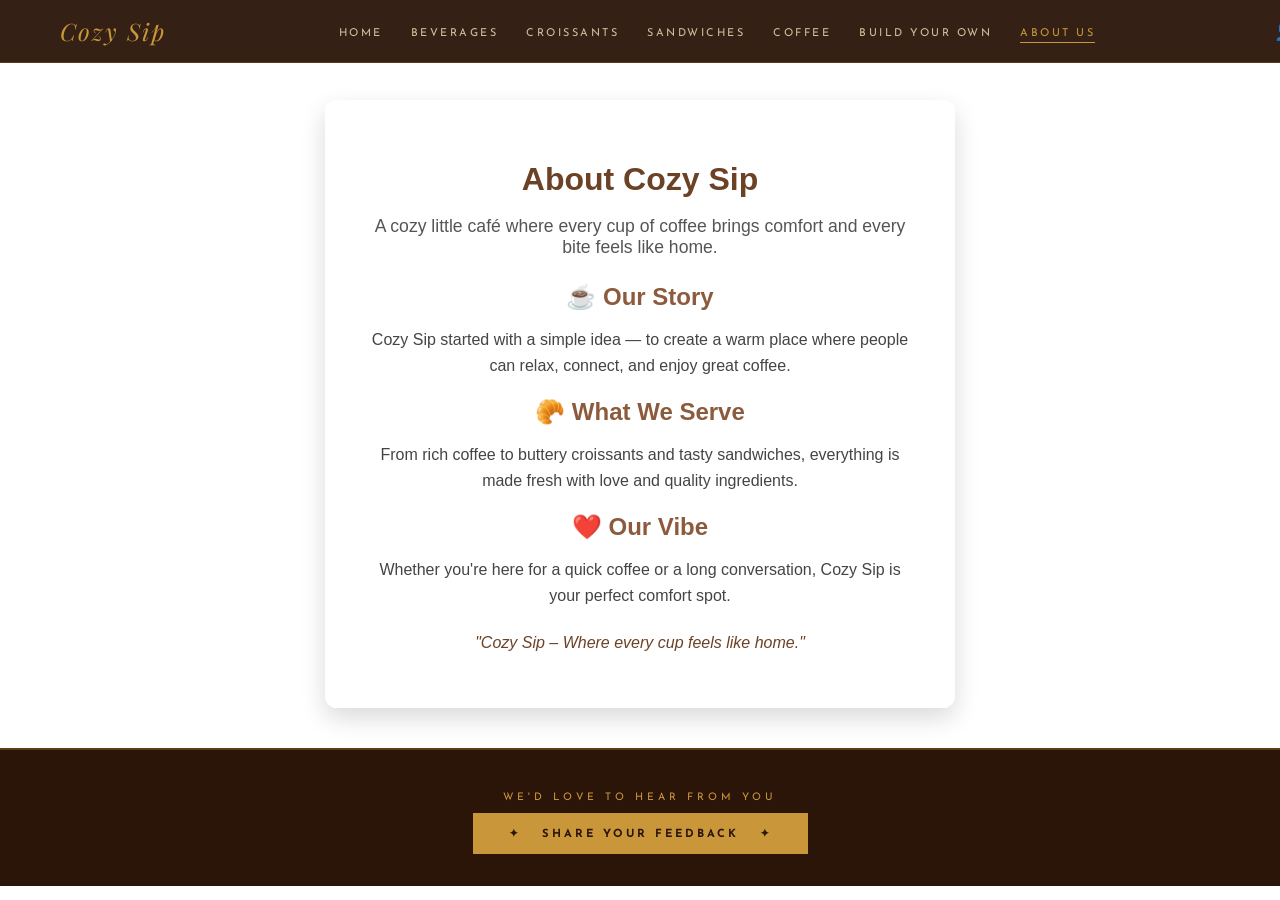
<file: about.html>
<!DOCTYPE html>
<html lang="en">
<head>
  <title>About Cozy Sip</title>

  <link href="https://fonts.googleapis.com/css2?family=Playfair+Display:ital,wght@0,400;0,700;0,900;1,400;1,700&family=Cormorant+Garamond:ital,wght@0,300;0,400;0,600;1,300;1,400&family=Josefin+Sans:wght@100;300;400&display=swap" rel="stylesheet"/>

  <!-- CSS LINK -->
  <link rel="stylesheet" href="about.css">
</head>

<body>

  <nav id="navbar">
    <a href="index.html" class="nav-logo">Cozy Sip</a>

    <ul class="nav-links">
      <li><a href="index.html">Home</a></li>
      <li><a href="beverages.html">Beverages</a></li>
      <li><a href="croissants.html">Croissants</a></li>
      <li><a href="sandwiches.html">Sandwiches</a></li>
      <li><a href="coffee.html">Coffee</a></li>
      <li><a href="build.html">Build Your Own</a></li>
      <li><a href="about.html" class="active">About Us</a></li>
    </ul>

    <div class="nav-actions">
      <a href="login.html" class="nav-icon-btn" title="Login">
        👤<span class="tip">Login</span>
      </a>
      <button class="nav-icon-btn" onclick="showReserveModal()" title="Reserve a Table">
        🪑<span class="tip">Reserve</span>
      </button>
    </div>
  </nav>

  <div class="about-container">
    <h1>About Cozy Sip</h1>

    <p class="intro">
      A cozy little café where every cup of coffee brings comfort
      and every bite feels like home.
    </p>

    <div class="about-section">
      <h2>☕ Our Story</h2>
      <p>
        Cozy Sip started with a simple idea — to create a warm place where
        people can relax, connect, and enjoy great coffee.
      </p>
    </div>

    <div class="about-section">
      <h2>🥐 What We Serve</h2>
      <p>
        From rich coffee to buttery croissants and tasty sandwiches,
        everything is made fresh with love and quality ingredients.
      </p>
    </div>

    <div class="about-section">
      <h2>❤️ Our Vibe</h2>
      <p>
        Whether you're here for a quick coffee or a long conversation,
        Cozy Sip is your perfect comfort spot.
      </p>
    </div>

    <p class="tagline">
      "Cozy Sip – Where every cup feels like home."
    </p>
  </div>

  <!-- FEEDBACK BANNER -->
  <div style="background:#2b1509;
  border-top:2px solid rgba(201,151,58,.3);
  padding:32px 40px;
  text-align:center;">
    <p style="font-family:'Josefin Sans',sans-serif;
    font-size:.65rem;letter-spacing:4px;
    text-transform:uppercase;
    color:#c9973a;
    margin-bottom:10px;">We'd Love to Hear From You</p>
    <a href="feedback.html" style="display:inline-block;
    font-family:'Josefin Sans',sans-serif;
    font-size:.7rem;
    letter-spacing:3px;
    text-transform:uppercase;
    background:#c9973a;color:#2b1509;
    padding:14px 36px;text-decoration:none;
    font-weight:700;transition:background .3s;">✦ &nbsp; Share Your Feedback &nbsp; ✦</a>
  </div>
  
  <script src="about.js"></script>

</body>
</html>
</file>
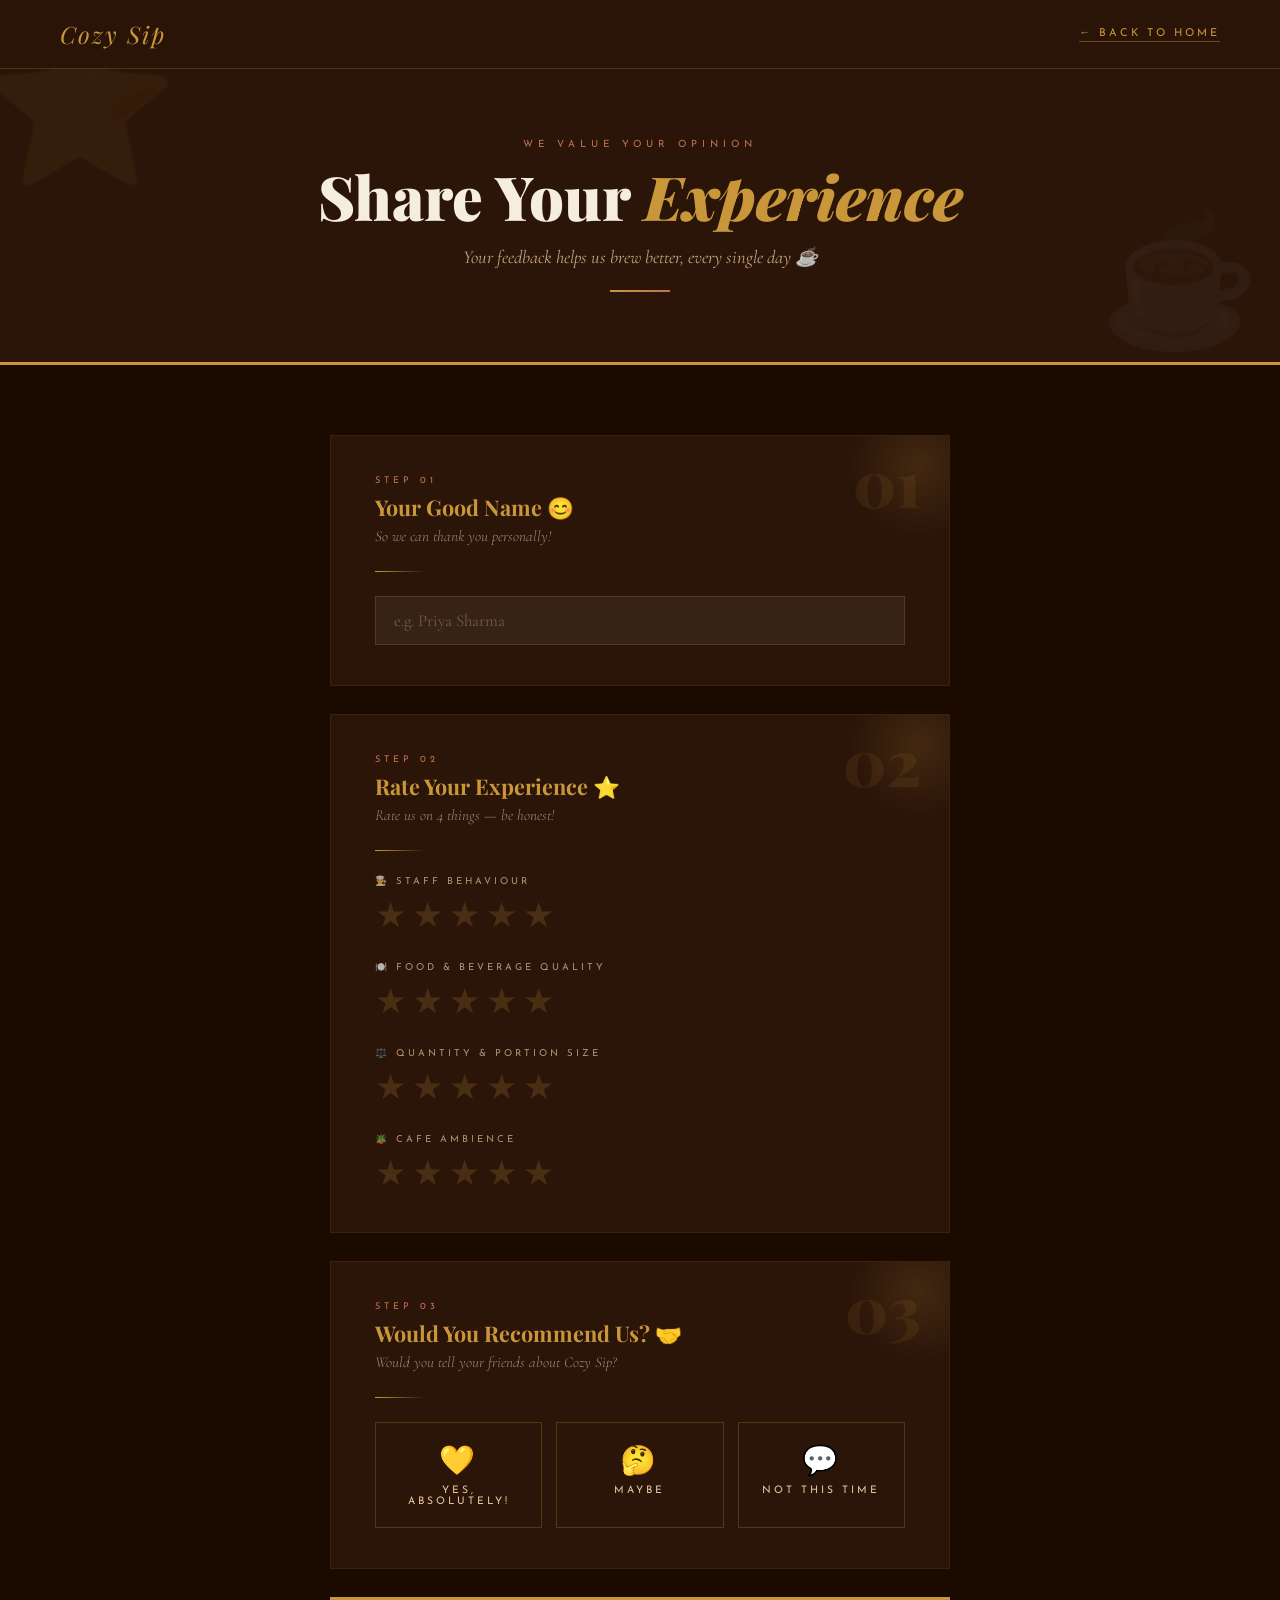
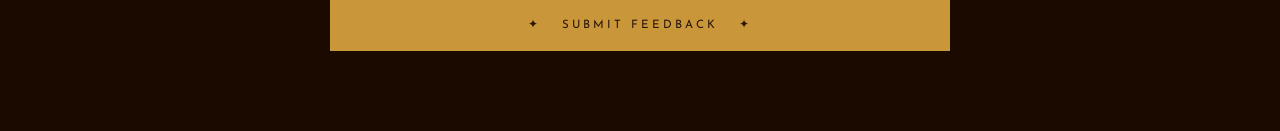
<file: feedback.html>
<!DOCTYPE html>
<html lang="en">
<head>
  <meta charset="UTF-8"/>
  <meta name="viewport" content="width=device-width, initial-scale=1.0"/>
  <title>Cozy Sip — Feedback</title>
  <link href="https://fonts.googleapis.com/css2?family=Playfair+Display:ital,wght@0,400;0,700;0,900;1,400&family=Cormorant+Garamond:ital,wght@0,300;0,400;0,600&family=Josefin+Sans:wght@100;300;400&display=swap" rel="stylesheet"/>
  <link rel="stylesheet" href="feedback.css">
</head>
<body>

  <!-- NAVBAR -->
  <nav>
    <a href="index.html" class="nav-logo">Cozy Sip</a>
    <a href="index.html" class="nav-back">← Back to Home</a>
  </nav>

  <!-- HERO -->
  <div class="page-hero">
    <span class="page-tag">We Value Your Opinion</span>
    <h1 class="page-title">Share Your <em>Experience</em></h1>
    <p class="page-subtitle">Your feedback helps us brew better, every single day ☕</p>
    <div class="hero-line"></div>
  </div>

  <!-- FORM -->
  <div class="main-wrap">

    <!-- CARD 1 — Name -->
    <div class="card">
      <span class="card-num">01</span>
      <span class="card-tag">Step 01</span>
      <div class="card-title">Your Good Name 😊</div>
      <p class="card-desc">So we can thank you personally!</p>
      <div class="card-divider"></div>
      <input class="text-input" type="text" id="visitorName" placeholder="e.g. Priya Sharma"/>
    </div>

    <!-- CARD 2 — Star Ratings -->
    <div class="card">
      <span class="card-num">02</span>
      <span class="card-tag">Step 02</span>
      <div class="card-title">Rate Your Experience ⭐</div>
      <p class="card-desc">Rate us on 4 things — be honest!</p>
      <div class="card-divider"></div>

      <div class="rating-row">
        <span class="rating-label">👨‍🍳 Staff Behaviour</span>
        <div class="stars-wrap">
          <input type="radio" name="staff" id="st5" value="5"><label for="st5">★</label>
          <input type="radio" name="staff" id="st4" value="4"><label for="st4">★</label>
          <input type="radio" name="staff" id="st3" value="3"><label for="st3">★</label>
          <input type="radio" name="staff" id="st2" value="2"><label for="st2">★</label>
          <input type="radio" name="staff" id="st1" value="1"><label for="st1">★</label>
        </div>
      </div>

      <div class="rating-row">
        <span class="rating-label">🍽️ Food & Beverage Quality</span>
        <div class="stars-wrap">
          <input type="radio" name="quality" id="q5" value="5"><label for="q5">★</label>
          <input type="radio" name="quality" id="q4" value="4"><label for="q4">★</label>
          <input type="radio" name="quality" id="q3" value="3"><label for="q3">★</label>
          <input type="radio" name="quality" id="q2" value="2"><label for="q2">★</label>
          <input type="radio" name="quality" id="q1" value="1"><label for="q1">★</label>
        </div>
      </div>

      <div class="rating-row">
        <span class="rating-label">⚖️ Quantity & Portion Size</span>
        <div class="stars-wrap">
          <input type="radio" name="quantity" id="qty5" value="5"><label for="qty5">★</label>
          <input type="radio" name="quantity" id="qty4" value="4"><label for="qty4">★</label>
          <input type="radio" name="quantity" id="qty3" value="3"><label for="qty3">★</label>
          <input type="radio" name="quantity" id="qty2" value="2"><label for="qty2">★</label>
          <input type="radio" name="quantity" id="qty1" value="1"><label for="qty1">★</label>
        </div>
      </div>

      <div class="rating-row">
        <span class="rating-label">🪴 Cafe Ambience</span>
        <div class="stars-wrap">
          <input type="radio" name="ambience" id="a5" value="5"><label for="a5">★</label>
          <input type="radio" name="ambience" id="a4" value="4"><label for="a4">★</label>
          <input type="radio" name="ambience" id="a3" value="3"><label for="a3">★</label>
          <input type="radio" name="ambience" id="a2" value="2"><label for="a2">★</label>
          <input type="radio" name="ambience" id="a1" value="1"><label for="a1">★</label>
        </div>
      </div>
    </div>

    <!-- CARD 3 — Recommend -->
    <div class="card">
      <span class="card-num">03</span>
      <span class="card-tag">Step 03</span>
      <div class="card-title">Would You Recommend Us? 🤝</div>
      <p class="card-desc">Would you tell your friends about Cozy Sip?</p>
      <div class="card-divider"></div>
      <div class="yesno-wrap">
        <input type="radio" class="yn" name="recommend" id="recYes" value="Yes — Absolutely!">
        <label class="yesno-label" for="recYes">
          <span class="yesno-icon">💛</span>Yes, Absolutely!
        </label>
        <input type="radio" class="yn" name="recommend" id="recMaybe" value="Maybe">
        <label class="yesno-label" for="recMaybe">
          <span class="yesno-icon">🤔</span>Maybe
        </label>
        <input type="radio" class="yn" name="recommend" id="recNo" value="Not This Time">
        <label class="yesno-label" for="recNo">
          <span class="yesno-icon">💬</span>Not This Time
        </label>
      </div>
    </div>

    <!-- SUBMIT -->
    <button type="button" class="submit-btn" id="submitBtn">✦ &nbsp; Submit Feedback &nbsp; ✦</button>

  </div>

  <!-- SUCCESS OVERLAY -->
  <div id="success-overlay" style="display:none;position:fixed;inset:0;background:rgba(43,21,9,0.92);z-index:9999;display:none;align-items:center;justify-content:center;">
    <div style="text-align:center;padding:50px 40px;max-width:420px;">
      <div style="font-size:4rem;margin-bottom:20px;">☕</div>
      <div style="font-family:'Playfair Display',serif;font-size:2rem;color:#c9973a;margin-bottom:12px;">Thank You!</div>
      <p style="font-family:'Cormorant Garamond',serif;font-size:1.1rem;color:#f5ede0;opacity:.8;font-style:italic;margin-bottom:30px;">Your review means the world to us.<br>We'll keep brewing better, just for you!</p>
      <a href="index.html" style="display:inline-block;font-family:'Josefin Sans',sans-serif;font-size:.7rem;letter-spacing:3px;text-transform:uppercase;background:#c9973a;color:#2b1509;padding:14px 36px;text-decoration:none;font-weight:700;">Back to Home</a>
    </div>
  </div>

  <script>
    document.getElementById('submitBtn').addEventListener('click', function() {
      const name = document.getElementById('visitorName').value.trim();
      if (!name) {
        alert('Please enter your name before submitting!');
        document.getElementById('visitorName').focus();
        return;
      }
      // Save to localStorage
      const feedback = {
        name,
        staff:    document.querySelector('input[name="staff"]:checked')?.value || null,
        quality:  document.querySelector('input[name="quality"]:checked')?.value || null,
        quantity: document.querySelector('input[name="quantity"]:checked')?.value || null,
        ambience: document.querySelector('input[name="ambience"]:checked')?.value || null,
        recommend:document.querySelector('input[name="recommend"]:checked')?.value || null,
        at: new Date().toISOString()
      };
      const all = JSON.parse(localStorage.getItem('cozy_feedback') || '[]');
      all.push(feedback);
      localStorage.setItem('cozy_feedback', JSON.stringify(all));

      // Show success overlay
      const overlay = document.getElementById('success-overlay');
      overlay.style.display = 'flex';
    });
  </script>

</body>
</html>
</file>
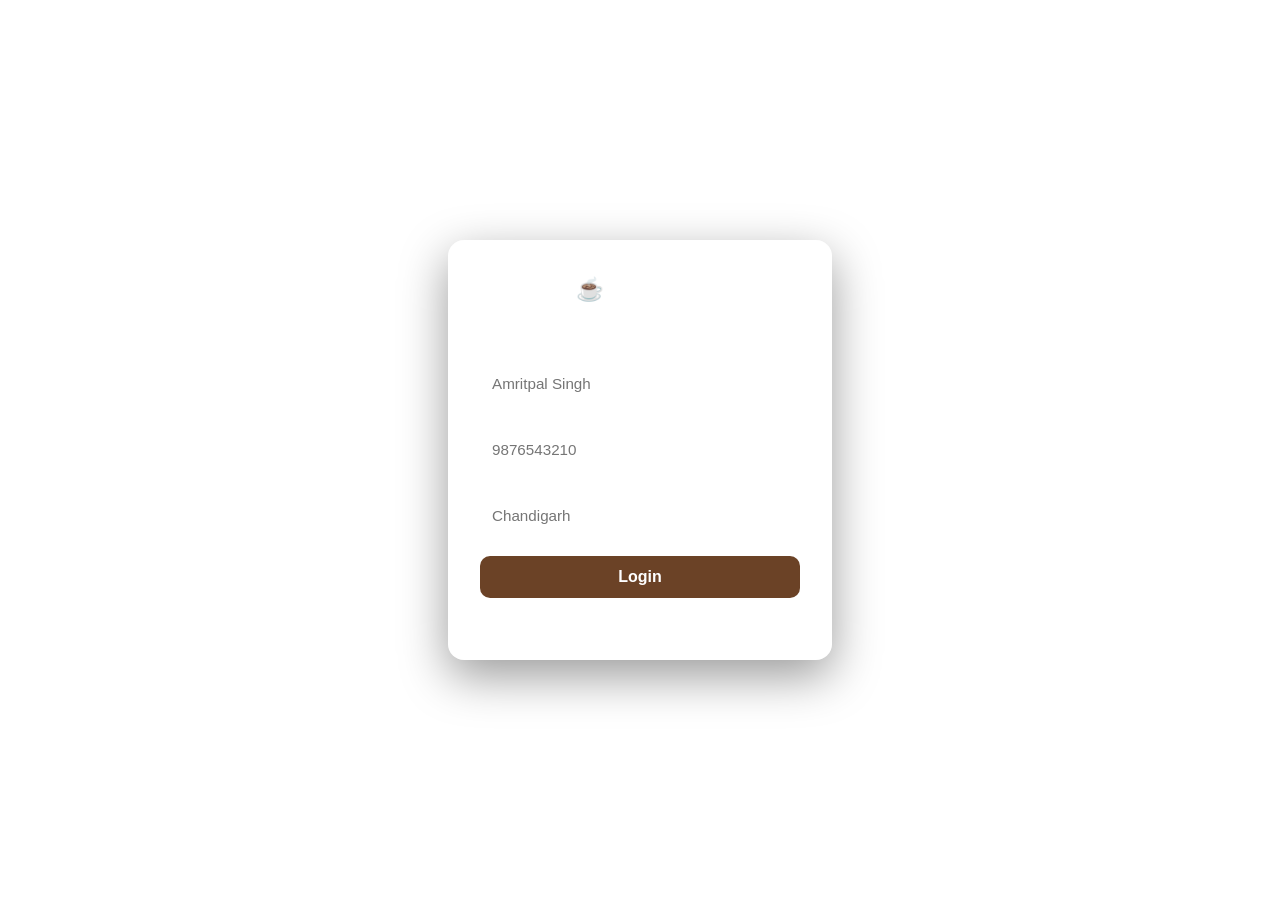
<file: login.html>
<!DOCTYPE html>
<html lang="en">
<head>
  <meta charset="UTF-8">
  <title>Login — Cozy Sip</title>
  <style>
    video {
      position: fixed; top: 0; left: 0;
      width: 100%; height: 100%;
      object-fit: cover; z-index: -1;
    }
    body { margin: 0; font-family: 'Segoe UI', sans-serif; }
    .container { display:flex; justify-content:center; align-items:center; height:100vh; }
    .login-box {
      background: rgba(255,255,255,0.18); backdrop-filter:blur(12px);
      padding:36px 32px; border-radius:16px; color:white; text-align:center;
      width:320px; box-shadow:0 16px 48px rgba(0,0,0,0.4);
      animation: fadeUp 0.6s ease;
    }
    .login-box h2 { margin:0 0 6px; font-size:1.4rem; }
    .login-box p.sub { margin:0 0 22px; font-size:.85rem; opacity:.85; }
    label { display:block; text-align:left; font-size:.8rem; margin:10px 0 4px; opacity:.9; }
    input {
      width:100%; padding:10px 12px; border:none; border-radius:8px;
      box-sizing:border-box; font-size:.95rem;
    }
    .error-msg { color:#ffb3b3; font-size:.82rem; text-align:left; display:none; margin-top:6px; }
    button.login-btn {
      margin-top:22px; width:100%; padding:12px; background:#6b4226;
      border:none; color:white; border-radius:10px; cursor:pointer;
      font-size:1rem; font-weight:600; transition:background .2s;
    }
    button.login-btn:hover { background:#a67c3d; }
    .info-text { margin-top:12px; font-size:.75rem; opacity:.65; }
    @keyframes fadeUp {
      from { opacity:0; transform:translateY(20px); }
      to   { opacity:1; transform:translateY(0); }
    }
  </style>
</head>
<body>
  <video autoplay muted loop>
    <source src="https://www.pexels.com/download/video/4786588/" type="video/mp4">
  </video>

  <div class="container">
    <div class="login-box">
      <h2>☕ Cozy Sip</h2>
      <p class="sub">Sign in to reserve your table</p>

      <label for="name">Full Name *</label>
      <input type="text" id="name" placeholder="Amritpal Singh">

      <label for="mobile">Mobile Number *</label>
      <input type="text" id="mobile" placeholder="9876543210" maxlength="10">

      <label for="city">City *</label>
      <input type="text" id="city" placeholder="Chandigarh">

      <div class="error-msg" id="error-msg"></div>

      <button class="login-btn" onclick="login()">Login</button>
      <div class="info-text" id="info-text"></div>
      <div class="info-text" id="browser-info"></div>
    </div>
  </div>

  <script>
    /* ─── BOM: navigator info ─── */
    document.getElementById("browser-info").textContent =
      "Browser: " + navigator.appCodeName + " | Online: " + navigator.onLine;

    /* ─── localStorage: returning user ─── */
    const lastUser   = localStorage.getItem("cozy_last_user");
    const visitCount = parseInt(localStorage.getItem("cozy_visit_count") || "0");
    if (lastUser) {
      document.getElementById("name").value = lastUser;
      document.getElementById("info-text").textContent =
        "Welcome back, " + lastUser + "! Visit #" + visitCount;
    }

    /* ─── BOM: setInterval — live title clock ─── */
    const clock = setInterval(() => {
      document.title = "☕ Cozy Sip — " + new Date().toLocaleTimeString();
    }, 1000);
    window.addEventListener("beforeunload", () => clearInterval(clock));

    /* ─── DOM: Enter key submits (addEventListener) ─── */
    document.addEventListener("keydown", (e) => { if (e.key === "Enter") login(); });

    /* ─── Form Validation + Destructuring + JSON + localStorage ─── */
    function login() {
      // Object destructuring
      const { name, mobile, city } = {
        name:   document.getElementById("name").value.trim(),
        mobile: document.getElementById("mobile").value.trim(),
        city:   document.getElementById("city").value.trim()
      };
      const errorEl = document.getElementById("error-msg");

      // Validation
      if (!name)                        return showErr(errorEl, "⚠️ Name cannot be empty.");
      if (!/^\d{10}$/.test(mobile))     return showErr(errorEl, "⚠️ Mobile must be 10 digits.");
      if (!city)                        return showErr(errorEl, "⚠️ City cannot be empty.");
      errorEl.style.display = "none";

      /* JSON Handling */
      const userObj  = { name, mobile, city, loginTime: new Date().toISOString() };
      const userJSON = JSON.stringify(userObj);          // stringify
      const parsed   = JSON.parse(userJSON);             // parse
      console.log("User JSON:", userJSON);
      console.log("Parsed:", parsed.name, parsed.loginTime);

      /* Shallow vs Deep Copy */
      const original  = { name, prefs: { theme: "light" } };
      const shallow   = { ...original };                         // shallow
      const deep      = JSON.parse(JSON.stringify(original));    // deep
      shallow.prefs.theme = "dark";
      console.log("Shallow copy — original prefs changed?", original.prefs.theme); // "dark"
      deep.prefs.theme = "dark";
      // original.prefs unaffected by deepCopy change

      /* Array Destructuring */
      const [first, ...others] = ["Espresso", "Croissant", "Sandwich"];
      console.log("First item:", first, "| Others:", others);

      /* localStorage — save user & login history */
      localStorage.setItem("cozy_last_user", parsed.name);
      localStorage.setItem("cozy_user_city",  parsed.city);
      const history = JSON.parse(localStorage.getItem("cozy_login_history") || "[]");
      history.push(parsed);
      localStorage.setItem("cozy_login_history", JSON.stringify(history));
      console.log("Total logins recorded:", history.length);

      /* BOM: alert + setTimeout + location redirect */
      alert("Welcome " + name + " from " + city + "! ☕");
      setTimeout(() => { window.location.href = "index.html"; }, 300);
    }

    function showErr(el, msg) {
      el.textContent = msg;
      el.style.display = "block";
    }
  </script>
</body>
</html>
</file>
<file: about.css>
:root {
  --gold: #c9973a;
  --cream: #f5e6d3;
  --warm: #e6d3b3;
  --espresso: #2b1509;
  --blush: #e8c4a2;
}

body {
  margin: 0;
  font-family: 'Segoe UI', Tahoma, Geneva, Verdana, sans-serif;
  background-image: url('https://img.freepik.com/premium-photo/cup-hot-coffee-latte-table-cafe-with-shallow-depth-field_258743-129.jpg');
  background-size: cover;
  background-position: center;
  background-attachment: fixed;
}

/* NAVBAR*/
nav {
  position: fixed;
  top: 0; left: 0;
  width: 100%;
  z-index: 1000;
  padding: 14px 60px;
  display: flex;
  align-items: center;
  justify-content: space-between;
  background: rgba(43,21,9,0.95);
  backdrop-filter: blur(18px);
  border-bottom: 1px solid rgba(201,151,58,.25);
}

.nav-logo {
  font-family: 'Playfair Display', serif;
  font-size: 1.5rem;
  color: var(--gold);
  text-decoration: none;
  font-style: italic;
  letter-spacing: 2px;
  flex-shrink: 0;
}

.nav-links {
  display: flex;
  gap: 28px;
  list-style: none;
  margin: 0; padding: 0;
}

.nav-links a {
  font-family: 'Josefin Sans', sans-serif;
  font-size: .68rem;
  letter-spacing: 2.5px;
  text-transform: uppercase;
  color: rgba(240,217,181,0.85);
  text-decoration: none;
  position: relative;
  transition: color .3s;
}

.nav-links a::after {
  content: '';
  position: absolute;
  bottom: -4px; left: 0;
  width: 0; height: 1px;
  background: var(--gold);
  transition: width .35s;
}

.nav-links a:hover,
.nav-links a.active { color: var(--gold); }

.nav-links a:hover::after,
.nav-links a.active::after { width: 100%; }

.nav-actions {
  display: flex;
  align-items: center;
  gap: 4px;
  flex-shrink: 0;
}

.nav-icon-btn {
  background: none;
  border: none;
  cursor: pointer;
  color: var(--gold);
  font-size: 1.1rem;
  width: 34px; height: 34px;
  display: flex;
  align-items: center;
  justify-content: center;
  border-radius: 50%;
  transition: background .2s;
  position: relative;
  text-decoration: none;
}

.nav-icon-btn:hover { background: rgba(201,151,58,0.18); }

.nav-icon-btn .tip {
  position: absolute;
  bottom: -30px; left: 50%;
  transform: translateX(-50%);
  background: rgba(43,21,9,.95);
  color: var(--cream);
  font-family: 'Josefin Sans', sans-serif;
  font-size: .58rem;
  letter-spacing: 1.5px;
  text-transform: uppercase;
  padding: 3px 8px;
  border-radius: 4px;
  white-space: nowrap;
  opacity: 0;
  pointer-events: none;
  transition: opacity .2s;
  z-index: 999;
}

.nav-icon-btn:hover .tip { opacity: 1; }

/* ABOUT SECTION */
.about-container {
  max-width: 550px;
  margin: 100px auto 40px;
  padding: 40px;
  background: rgba(255,255,255,0.95);
  border-radius: 12px;
  box-shadow: 0 10px 25px rgba(0,0,0,0.15);
  text-align: center;
}

h1 {
  color: #6b4226;
  margin-bottom: 10px;
}

.intro {
  font-size: 1.1rem;
  color: #555;
  margin-bottom: 25px;
}

.about-section {
  margin-bottom: 20px;
}

.about-section h2 {
  color: #8c5a3c;
  margin-bottom: 5px;
}

.about-section p {
  color: #444;
  line-height: 1.6;
}

.tagline {
  margin-top: 25px;
  font-style: italic;
  color: #6b4226;
  font-weight: 500;
}

/* Toast */
#cozy-toast {
  position: fixed;
  bottom: 28px; right: 28px;
  background: #2b1509;
  color: #f5e6d3;
  padding: 14px 24px;
  border-radius: 12px;
  font-size: .9rem;
  box-shadow: 0 8px 30px rgba(0,0,0,.35);
  z-index: 99999;
  max-width: 300px;
  line-height: 1.4;
  animation: fadeUpT .4s ease;
}
@keyframes fadeUpT {
  from { opacity:0; transform:translateY(20px); }
  to   { opacity:1; transform:translateY(0); }
}
</file>
<file: feedback.css>
:root {
  --cream:      #f5ede0;
  --warm:       #f0d9b5;
  --brown:      #4a2c17;
  --espresso:   #2b1509;
  --gold:       #c9973a;
  --blush:      #e8c4a0;
  --terracotta: #c0714f;
}

*, *::before, *::after { margin: 0; padding: 0; box-sizing: border-box; }
html { scroll-behavior: smooth; }

body {
  font-family: 'Cormorant Garamond', serif;
  background: #1a0a00;
  min-height: 100vh;
  overflow-x: hidden;
}

/* NAVBAR */
nav {
  position: fixed; top: 0; left: 0; width: 100%;
  z-index: 1000; padding: 18px 60px;
  display: flex; align-items: center; justify-content: space-between;
  background: rgba(43,21,9,0.95);
  backdrop-filter: blur(18px);
  border-bottom: 1px solid rgba(201,151,58,.25);
}
.nav-logo {
  font-family: 'Playfair Display', serif;
  font-size: 1.5rem; color: var(--gold);
  letter-spacing: 2px; font-style: italic;
  text-decoration: none;
}
.nav-back {
  font-family: 'Josefin Sans', sans-serif;
  font-size: .68rem; letter-spacing: 3px;
  text-transform: uppercase; color: var(--gold);
  text-decoration: none;
  border-bottom: 1px solid rgba(201,151,58,.4);
  padding-bottom: 2px; transition: color .3s;
}
.nav-back:hover { color: var(--terracotta); }

/* HERO */
.page-hero {
  padding: 140px 60px 70px;
  text-align: center;
  background: var(--espresso);
  border-bottom: 3px solid var(--gold);
  position: relative; overflow: hidden;
}
.page-hero::before {
  content: '⭐';
  position: absolute; font-size: 10rem;
  opacity: .04; top: 10px; left: -20px;
}
.page-hero::after {
  content: '☕';
  position: absolute; font-size: 8rem;
  opacity: .04; bottom: 0; right: 20px;
}
.page-tag {
  font-family: 'Josefin Sans', sans-serif;
  font-size: .62rem; letter-spacing: 5px;
  text-transform: uppercase; color: var(--terracotta);
  display: block; margin-bottom: 14px;
}
.page-title {
  font-family: 'Playfair Display', serif;
  font-size: clamp(2.2rem, 5vw, 3.8rem);
  font-weight: 900; color: var(--cream);
  line-height: 1.1; margin-bottom: 16px;
}
.page-title em { color: var(--gold); font-style: italic; }
.page-subtitle {
  font-size: 1.15rem; color: var(--blush);
  opacity: .8; font-style: italic;
}
.hero-line {
  width: 60px; height: 2px;
  background: linear-gradient(90deg, var(--gold), var(--terracotta));
  margin: 22px auto 0;
}

/* MAIN WRAP */
.main-wrap {
  max-width: 700px;
  margin: 0 auto;
  padding: 70px 40px 80px;
  display: flex; flex-direction: column; gap: 28px;
}

/* CARD */
.card {
  background: var(--espresso);
  padding: 40px 44px;
  position: relative; overflow: hidden;
  transition: transform .3s;
  border: 1px solid rgba(201,151,58,.1);
}
.card:hover { transform: translateY(-4px); }
.card::before {
  content: '';
  position: absolute; top: -40px; right: -40px;
  width: 140px; height: 140px; border-radius: 50%;
  background: radial-gradient(circle, rgba(201,151,58,.15), transparent 70%);
}
.card-num {
  font-family: 'Playfair Display', serif;
  font-size: 4rem; font-weight: 900;
  color: rgba(201,151,58,.1);
  position: absolute; top: 14px; right: 28px;
  line-height: 1;
}
.card-tag {
  font-family: 'Josefin Sans', sans-serif;
  font-size: .58rem; letter-spacing: 4px;
  text-transform: uppercase; color: var(--terracotta);
  display: block; margin-bottom: 8px;
}
.card-title {
  font-family: 'Playfair Display', serif;
  font-size: 1.35rem; color: var(--gold);
  font-weight: 700; margin-bottom: 6px;
}
.card-desc {
  font-size: .95rem; color: var(--blush);
  opacity: .65; font-style: italic;
  margin-bottom: 26px; font-weight: 300;
}
.card-divider {
  width: 50px; height: 1px;
  background: linear-gradient(90deg, var(--gold), transparent);
  margin-bottom: 24px;
}

/* NAME INPUT */
.text-input {
  width: 100%;
  background: rgba(245,237,224,.06);
  border: 1px solid rgba(201,151,58,.2);
  color: var(--cream);
  padding: 13px 18px;
  font-family: 'Cormorant Garamond', serif;
  font-size: 1.05rem;
  outline: none; transition: border-color .3s;
}
.text-input:focus { border-color: var(--gold); }
.text-input::placeholder { color: var(--blush); opacity: .35; }

/* STAR RATING */
.rating-row { margin-bottom: 28px; }
.rating-row:last-child { margin-bottom: 0; }
.rating-label {
  font-family: 'Josefin Sans', sans-serif;
  font-size: .6rem;
  letter-spacing: 3px;
  text-transform: uppercase;
  color: var(--blush);
  opacity: .7;
  display: block;
  margin-bottom: 12px;
}
.stars-wrap {
  display: flex;
  flex-direction: row-reverse;
  justify-content: flex-end;
  gap: 6px;
}
.stars-wrap input[type="radio"] { display: none; }
.stars-wrap label {
  font-size: 2.2rem;
  color: rgba(201,151,58,.2);
  cursor: pointer;
  transition: color .2s, transform .2s;
  line-height: 1;
}
.stars-wrap label:hover,
.stars-wrap label:hover ~ label { color: var(--gold); transform: scale(1.2); }
.stars-wrap input[type="radio"]:checked ~ label { color: var(--gold); }

/* RECOMMEND */
.yesno-wrap { display: flex; gap: 14px; flex-wrap: wrap; }
input[type="radio"].yn { display: none; }
.yesno-label {
  flex: 1; text-align: center;
  border: 1px solid rgba(201,151,58,.25);
  padding: 20px 12px;
  transition: all .25s; display: block;
  color: var(--blush); cursor: pointer;
  font-family: 'Josefin Sans', sans-serif;
  font-size: .65rem; letter-spacing: 3px;
  text-transform: uppercase; min-width: 120px;
}
.yesno-label:hover {
  border-color: var(--gold);
  background: rgba(201,151,58,.06);
  color: var(--gold);
}
input[type="radio"].yn:checked + .yesno-label {
  background: var(--gold);
  border-color: var(--gold);
  color: var(--espresso);
}
.yesno-icon { font-size: 1.8rem; display: block; margin-bottom: 8px; }

/* SUBMIT BTN */
.submit-btn {
  width: 100%;
  font-family: 'Josefin Sans', sans-serif;
  font-size: .72rem; letter-spacing: 3px;
  text-transform: uppercase;
  background: var(--gold); color: var(--espresso);
  border: none; padding: 20px; cursor: pointer;
  transition: all .3s;
}
.submit-btn:hover {
  background: var(--terracotta);
  color: var(--cream);
  transform: translateY(-2px);
}
</file>
